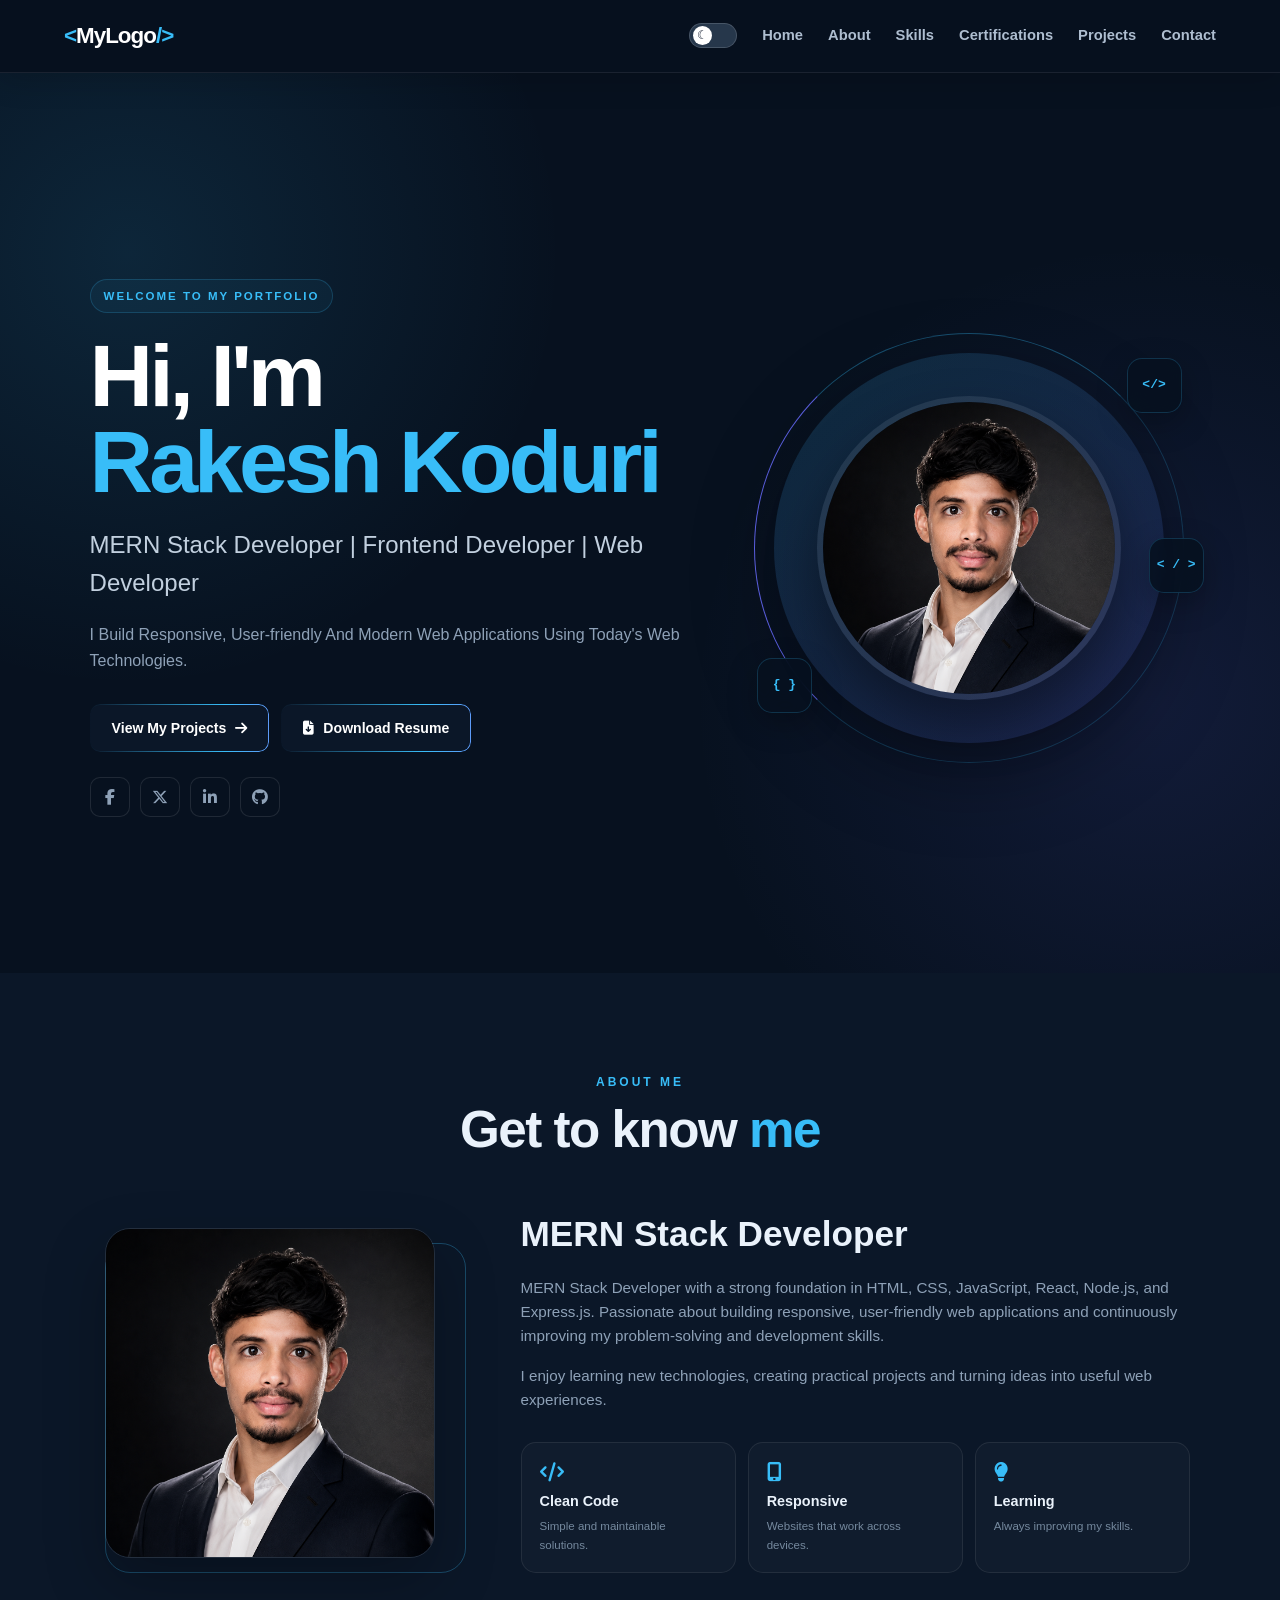
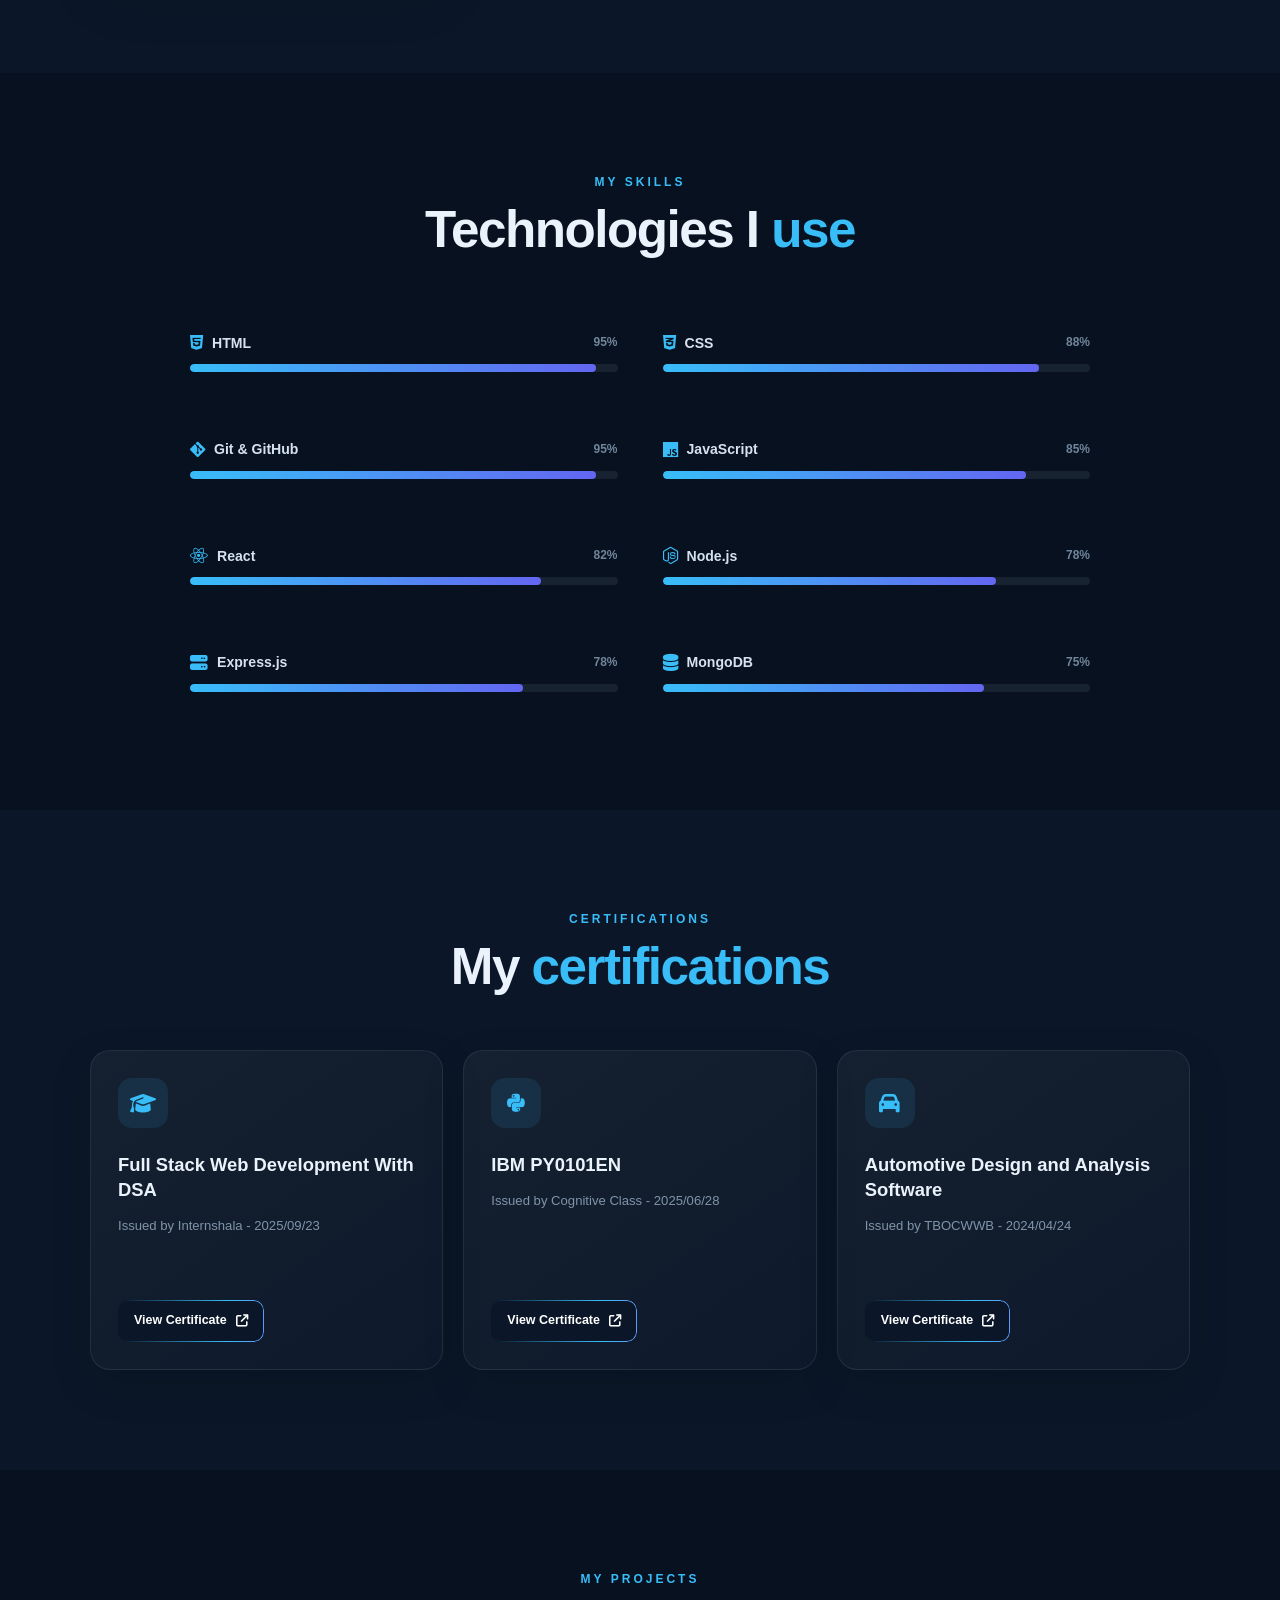
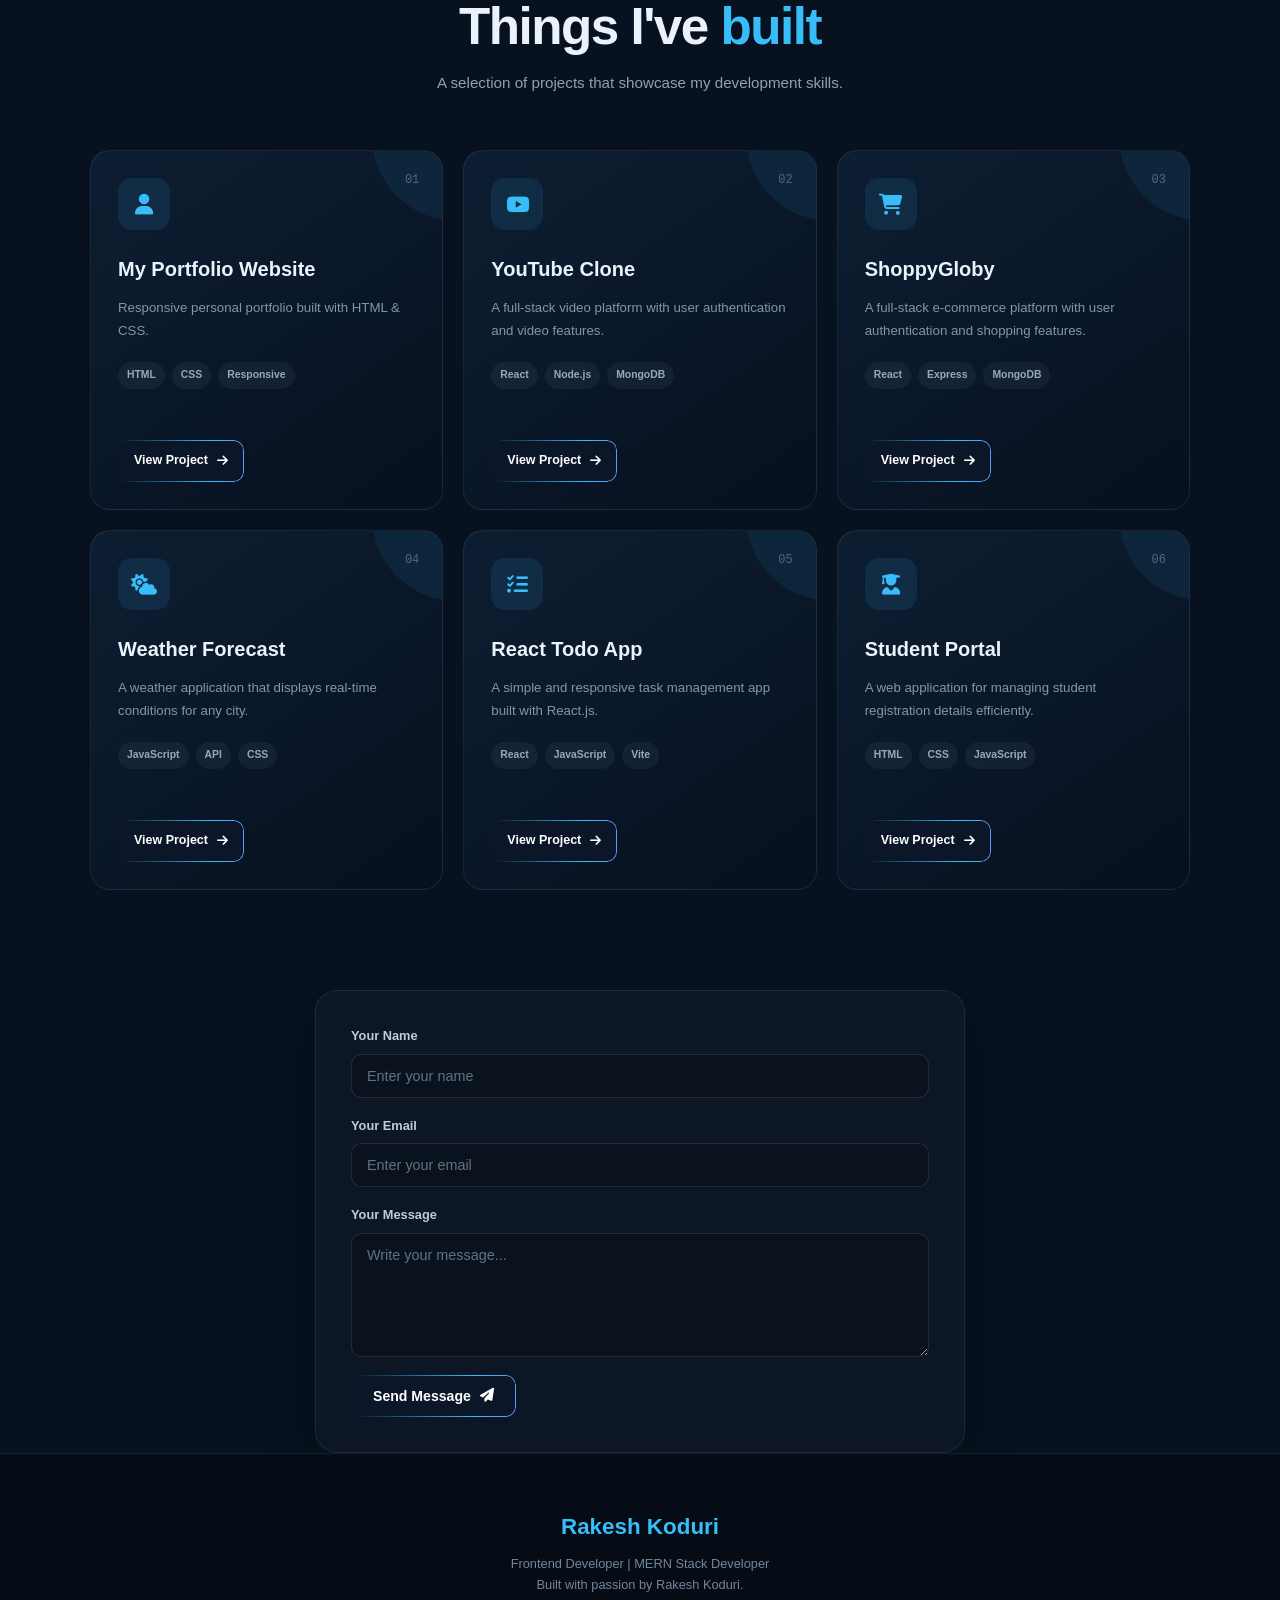
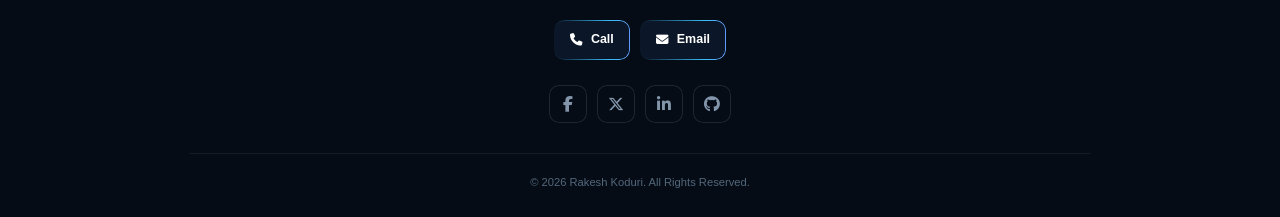
<file: index.html>
<!DOCTYPE html>
<html lang="en">
<head>
    <meta charset="UTF-8">
    <meta name="viewport" content="width=device-width, initial-scale=1.0">

    <meta
        name="description"
        content="Rakesh Koduri - Frontend Developer and MERN Stack Developer Portfolio"
    >

    <title>Rakesh Koduri | Developer Portfolio</title>

    <link rel="stylesheet" href="css/style.css">

    <link
        rel="stylesheet"
        href="https://cdnjs.cloudflare.com/ajax/libs/font-awesome/6.5.0/css/all.min.css"
    >
</head>

<body>

<!-- =====================================================
     HEADER
===================================================== -->

<header>

    <a href="#home" class="logo">
        <span>&lt;</span>MyLogo<span>/&gt;</span>
    </a>

    <!-- Dark / Light Mode -->
    <div class="mode-container">
        <input type="checkbox" id="mode-toggle">
        <label for="mode-toggle" class="toggle-switch">
            <span></span>
        </label>
    </div>

    <!-- Mobile Menu -->
    <input type="checkbox" id="menu-toggle">

    <label for="menu-toggle" class="menu-icon">
        <span></span>
        <span></span>
        <span></span>
    </label>

    <!-- Navigation -->
    <nav>

        <a href="#home">Home</a>

        <a href="#about">About</a>

        <a href="#skills">Skills</a>

        <a href="#certifications">Certifications</a>

        <a href="#projects">Projects</a>

        <a href="#contact">Contact</a>

    </nav>

</header>


<!-- =====================================================
     HOME
===================================================== -->

<section id="home">

    <div class="home-content">

        <p class="welcome-text">
            WELCOME TO MY PORTFOLIO
        </p>

        <h1>
            Hi, I'm
            <span>Rakesh Koduri</span>
        </h1>

        <h2>
             MERN Stack Developer | Frontend Developer | Web Developer
        </h2>

        <p class="home-description">
            I Build Responsive, User-friendly And Modern Web Applications
            Using Today's Web Technologies.
        </p>

        <div class="home-buttons">

            <a href="#projects" class="btn primary-btn">
                View My Projects
                <i class="fas fa-arrow-right"></i>
            </a>

           <a href="./resume/Rakesh-mern-resume.pdf"
                class="btn resume-btn"
                download="Rakesh-mern-resume.pdf">
                <i class="fas fa-file-arrow-down"></i>
                    Download Resume
            </a>
            
        </div>

        <div class="social-icons">

            <a
                href="https://www.facebook.com/rakesh.koduri.522/"
                target="_blank"
                aria-label="Facebook"
            >
                <i class="fab fa-facebook-f"></i>
            </a>

            <a
                href="https://x.com/koduri2002"
                target="_blank"
                aria-label="X"
            >
                <i class="fab fa-x-twitter"></i>
            </a>

            <a
                href="https://www.linkedin.com/in/rakesh-koduri-4913626s/"
                target="_blank"
                aria-label="LinkedIn"
            >
                <i class="fab fa-linkedin-in"></i>
            </a>

            <a
                href="https://github.com/rakesh-koduri"
                target="_blank"
                aria-label="GitHub"
            >
                <i class="fab fa-github"></i>
            </a>

        </div>

    </div>


    <div class="home-image-container">

        <div class="image-circle">

            <div class="circle-ring"></div>

            <img
                src="images/myphoto.png"
                alt="Rakesh Koduri"
                class="profile-img"
            >

        </div>

        <div class="floating-code code-one">
            &lt;/&gt;
        </div>

        <div class="floating-code code-two">
            { }
        </div>

        <div class="floating-code code-three">
            &lt; / &gt;
        </div>

    </div>

</section>


<!-- =====================================================
     ABOUT
===================================================== -->

<section id="about">

    <div class="section-title">

        <p>ABOUT ME</p>

        <h2>
            Get to know <span>me</span>
        </h2>

    </div>


    <div class="about-container">

        <div class="about-image">

            <img
                src="images/myphoto.png"
                alt="Rakesh Koduri"
            >

        </div>


        <div class="about-content">

            <h3>
                MERN Stack Developer
            </h3>

            <p>
                MERN Stack Developer with a strong foundation in
                HTML, CSS, JavaScript, React, Node.js, and Express.js.
                Passionate about building responsive, user-friendly web
                applications and continuously improving my problem-solving
                and development skills.
            </p>

            <p>
                I enjoy learning new technologies, creating practical
                projects and turning ideas into useful web experiences.
            </p>


            <div class="about-highlights">

                <div>
                    <i class="fas fa-code"></i>
                    <h4>Clean Code</h4>
                    <p>Simple and maintainable solutions.</p>
                </div>

                <div>
                    <i class="fas fa-mobile-screen-button"></i>
                    <h4>Responsive</h4>
                    <p>Websites that work across devices.</p>
                </div>

                <div>
                    <i class="fas fa-lightbulb"></i>
                    <h4>Learning</h4>
                    <p>Always improving my skills.</p>
                </div>

            </div>

        </div>

    </div>

</section>


<!-- =====================================================
     SKILLS
===================================================== -->

<section id="skills">

    <div class="section-title">

        <p>MY SKILLS</p>

        <h2>
            Technologies I <span>use</span>
        </h2>

    </div>


    <div class="skills-container">


        <div class="skill">

            <div class="skill-header">

                <span>
                    <i class="fab fa-html5"></i>
                    HTML
                </span>

                <span>95%</span>

            </div>

            <div class="progress-bar">

                <div class="progress-fill html"></div>

            </div>

        </div>


        <div class="skill">

            <div class="skill-header">

                <span>
                    <i class="fab fa-css3-alt"></i>
                    CSS
                </span>

                <span>88%</span>

            </div>

            <div class="progress-bar">

                <div class="progress-fill css"></div>

            </div>

        </div>

         <div class="skill">

            <div class="skill-header">

                <span>
                    <i class="fab fa-git-alt"></i>
                    Git & GitHub
                </span>

                <span>95%</span>

            </div>

            <div class="progress-bar">

                <div class="progress-fill git"></div>

            </div>

        </div>



        <div class="skill">

            <div class="skill-header">

                <span>
                    <i class="fab fa-js"></i>
                    JavaScript
                </span>

                <span>85%</span>

            </div>

            <div class="progress-bar">

                <div class="progress-fill javascript"></div>

            </div>

        </div>


        <div class="skill">

            <div class="skill-header">

                <span>
                    <i class="fab fa-react"></i>
                    React
                </span>

                <span>82%</span>

            </div>

            <div class="progress-bar">

                <div class="progress-fill react"></div>

            </div>

        </div>


        <div class="skill">

            <div class="skill-header">

                <span>
                    <i class="fab fa-node-js"></i>
                    Node.js
                </span>

                <span>78%</span>

            </div>

            <div class="progress-bar">

                <div class="progress-fill node"></div>

            </div>

        </div>


        <div class="skill">

            <div class="skill-header">

                <span>
                    <i class="fas fa-server"></i>
                    Express.js
                </span>

                <span>78%</span>

            </div>

            <div class="progress-bar">

                <div class="progress-fill express"></div>

            </div>

        </div>


        <div class="skill">

            <div class="skill-header">

                <span>
                    <i class="fas fa-database"></i>
                    MongoDB
                </span>

                <span>75%</span>

            </div>

            <div class="progress-bar">

                <div class="progress-fill mongodb"></div>

            </div>

        </div>


       
    </div>

</section>


<!-- =====================================================
     CERTIFICATIONS
===================================================== -->

<section id="certifications">

    <div class="section-title">

        <p>CERTIFICATIONS</p>

        <h2>
            My <span>certifications</span>
        </h2>

    </div>


    <div class="certifications-container">


        <div class="card">

            <div class="card-icon">
                <i class="fas fa-graduation-cap"></i>
            </div>

            <h3>
                Full Stack Web Development With DSA
            </h3>

            <p>
                Issued by Internshala - 2025/09/23
            </p>

            <a
                href="certificates/Full Stack Development with DSA.pdf"
                target="_blank"
                class="btn"
            >
                View Certificate
                <i class="fas fa-arrow-up-right-from-square"></i>
            </a>

        </div>


        <div class="card">

            <div class="card-icon">
                <i class="fab fa-python"></i>
            </div>

            <h3>
                IBM PY0101EN
            </h3>

            <p>
                Issued by Cognitive Class - 2025/06/28
            </p>

            <a
                href="certificates/IBM PY0101EN.pdf"
                target="_blank"
                class="btn"
            >
                View Certificate
                <i class="fas fa-arrow-up-right-from-square"></i>
            </a>

        </div>


        <div class="card">

            <div class="card-icon">
                <i class="fas fa-car"></i>
            </div>

            <h3>
                Automotive Design and Analysis Software
            </h3>

            <p>
                Issued by TBOCWWB - 2024/04/24
            </p>

            <a
                href="certificates/Automotive Design and Analysis Software.pdf"
                target="_blank"
                class="btn"
            >
                View Certificate
                <i class="fas fa-arrow-up-right-from-square"></i>
            </a>

        </div>

    </div>

</section>


<!-- =====================================================
     PROJECTS
===================================================== -->

<section id="projects">

    <div class="section-title">

        <p>MY PROJECTS</p>

        <h2>
            Things I've <span>built</span>
        </h2>

        <p class="section-description">
            A selection of projects that showcase my development skills.
        </p>

    </div>


    <div class="projects-container">


        <!-- Project 1 -->

        <div class="project-card">

            <div class="project-number">
                01
            </div>

            <div class="project-icon">
                <i class="fas fa-user"></i>
            </div>

            <h3>
                My Portfolio Website
            </h3>

            <p>
                Responsive personal portfolio built with HTML & CSS.
            </p>

            <div class="project-tags">
                <span>HTML</span>
                <span>CSS</span>
                <span>Responsive</span>
            </div>

            <a
                href="https://my-portfolio-one-woad-rmqypkm9jn.vercel.app"
                class="btn"
            >
                View Project
                <i class="fas fa-arrow-right"></i>
            </a>

        </div>


        <!-- Project 2 -->

        <div class="project-card">

            <div class="project-number">
                02
            </div>

            <div class="project-icon">
                <i class="fab fa-youtube"></i>
            </div>

            <h3>
                YouTube Clone
            </h3>

            <p>
                A full-stack video platform with user authentication
                and video features.
            </p>

            <div class="project-tags">
                <span>React</span>
                <span>Node.js</span>
                <span>MongoDB</span>
            </div>

            <a
                href="https://youtube-clone-dusky-three-80.vercel.app"
                class="btn"
            >
                View Project
                <i class="fas fa-arrow-right"></i>
            </a>

        </div>


        <!-- Project 3 -->

        <div class="project-card">

            <div class="project-number">
                03
            </div>

            <div class="project-icon">
                <i class="fas fa-cart-shopping"></i>
            </div>

            <h3>
                ShoppyGloby
            </h3>

            <p>
                A full-stack e-commerce platform with user authentication
                and shopping features.
            </p>

            <div class="project-tags">
                <span>React</span>
                <span>Express</span>
                <span>MongoDB</span>
            </div>

            <a
                href="https://shoppyglobe-ashy.vercel.app"
                class="btn"
            >
                View Project
                <i class="fas fa-arrow-right"></i>
            </a>

        </div>


        <!-- Project 4 -->

        <div class="project-card">

            <div class="project-number">
                04
            </div>

            <div class="project-icon">
                <i class="fas fa-cloud-sun"></i>
            </div>

            <h3>
                Weather Forecast
            </h3>

            <p>
                A weather application that displays real-time conditions
                for any city.
            </p>

            <div class="project-tags">
                <span>JavaScript</span>
                <span>API</span>
                <span>CSS</span>
            </div>

            <a
                href="https://weather-forecast-theta-ten.vercel.app"
                class="btn"
            >
                View Project
                <i class="fas fa-arrow-right"></i>
            </a>

        </div>


        <!-- Project 5 -->

        <div class="project-card">

            <div class="project-number">
                05
            </div>

            <div class="project-icon">
                <i class="fas fa-list-check"></i>
            </div>

            <h3>
                React Todo App
            </h3>

            <p>
                A simple and responsive task management app built with React.js.
            </p>

            <div class="project-tags">
                <span>React</span>
                <span>JavaScript</span>
                <span>Vite</span>
            </div>

            <a
                href="https://react-to-do-app-rust-sigma.vercel.app/"
                class="btn"
            >
                View Project
                <i class="fas fa-arrow-right"></i>
            </a>

        </div>


        <!-- Project 6 -->

        <div class="project-card">

            <div class="project-number">
                06
            </div>

            <div class="project-icon">
                <i class="fas fa-user-graduate"></i>
            </div>

            <h3>
                Student Portal
            </h3>

            <p>
                A web application for managing student registration
                details efficiently.
            </p>

            <div class="project-tags">
                <span>HTML</span>
                <span>CSS</span>
                <span>JavaScript</span>
            </div>

            <a
                href="https://student-registration-system-taupe.vercel.app"
                class="btn"
            >
                View Project
                <i class="fas fa-arrow-right"></i>
            </a>

        </div>

    </div>

</section>


<!-- =====================================================
     CONTACT
===================================================== -->

<form class="contact-form" id="contactForm">

    <div class="input-group">

        <label for="name">
            Your Name
        </label>

        <input
            type="text"
            id="name"
            name="name"
            placeholder="Enter your name"
            required
        >

    </div>


    <div class="input-group">

        <label for="email">
            Your Email
        </label>

        <input
            type="email"
            id="email"
            name="email"
            placeholder="Enter your email"
            required
        >

    </div>


    <div class="input-group">

        <label for="message">
            Your Message
        </label>

        <textarea
            id="message"
            name="message"
            rows="6"
            placeholder="Write your message..."
            required
        ></textarea>

    </div>


    <button
        type="submit"
        class="btn"
        id="submitBtn"
    >
        Send Message
        <i class="fas fa-paper-plane"></i>
    </button>

   
</form>


<script>

const contactForm = document.getElementById("contactForm");
const submitBtn = document.getElementById("submitBtn");

contactForm.addEventListener("submit", async function (event) {

    event.preventDefault();

    submitBtn.disabled = true;
    submitBtn.innerHTML = "Sending...";

    const formData = new FormData(contactForm);

    try {

        const response = await fetch("https://formspree.io/f/mvkpakbj", {
            method: "POST",
            body: formData,
            headers: {
                "Accept": "application/json"
            }
        });

        if (response.ok) {

            contactForm.reset();

            window.location.href = "success.html";

        } else {

            alert("Sorry, your message could not be sent. Please try again.");

            submitBtn.disabled = false;

            submitBtn.innerHTML =
                'Send Message <i class="fas fa-paper-plane"></i>';

        }

    } catch (error) {

        alert("Something went wrong. Please try again.");

        submitBtn.disabled = false;

        submitBtn.innerHTML =
            'Send Message <i class="fas fa-paper-plane"></i>';

    }

});

</script>

</body>
</html>


<!-- =====================================================
     FOOTER
===================================================== -->
<footer>

    <div class="footer-content">

        <!-- Footer Brand -->
        <div class="footer-logo">
            Rakesh Koduri
        </div>

        <p>
            Frontend Developer | MERN Stack Developer
        </p>

        <p>
            Built with passion by Rakesh Koduri.
        </p>

        <!-- Call & Email -->
        <div class="footer-buttons">

            <a href="tel:+91XXXXXXXXXX" class="btn">
                <i class="fas fa-phone"></i>
                Call
            </a>

            <a href="https://mail.google.com/mail/?view=cm&fs=1&to=rakeshkoduri305@gmail.com"
               target="_blank"
               class="btn">
                <i class="fas fa-envelope"></i>
                Email
            </a>

        </div>

        <!-- Social Icons -->
        <div class="social-icons-footer">

            <a href="https://www.facebook.com/rakesh.koduri.522/" target="_blank">
                <i class="fab fa-facebook-f"></i>
            </a>

            <a href="https://x.com/koduri2002" target="_blank">
                <i class="fab fa-x-twitter"></i>
            </a>

            <a href="https://www.linkedin.com/in/rakesh-koduri-4913626s/" target="_blank">
                <i class="fab fa-linkedin-in"></i>
            </a>

            <a href="https://github.com/rakesh-koduri" target="_blank">
                <i class="fab fa-github"></i>
            </a>

        </div>

        <!-- Footer Line -->
        <div class="footer-line"></div>

        <!-- Copyright -->
        <div class="copyright">
            © 2026 Rakesh Koduri. All Rights Reserved.
        </div>

    </div>

</footer>


</body>
</html>
</file>
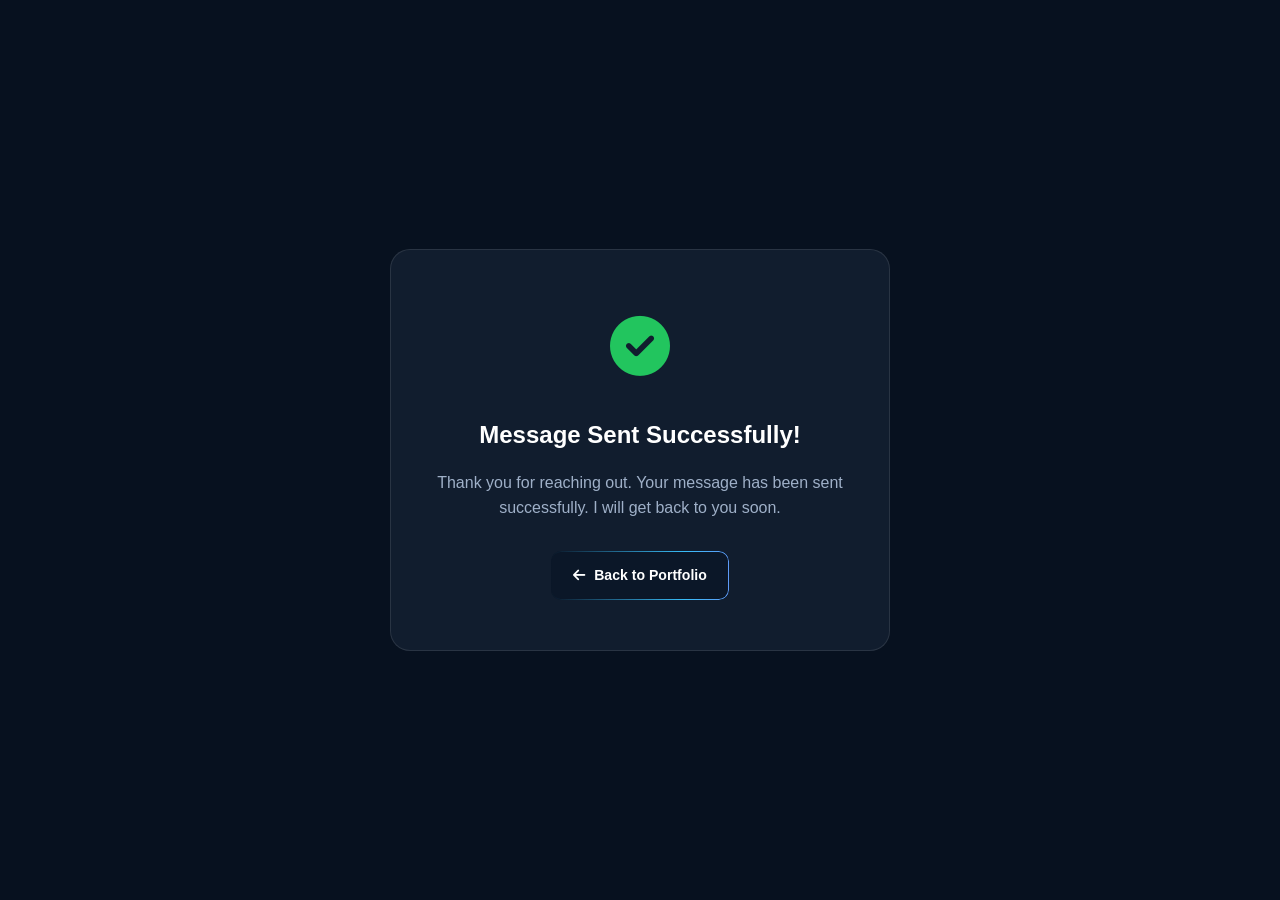
<file: success.html>
<!DOCTYPE html>
<html lang="en">

<head>
    <meta charset="UTF-8">
    <meta name="viewport" content="width=device-width, initial-scale=1.0">

    <title>Message Sent | Rakesh Koduri</title>

    <link rel="stylesheet" href="css/style.css">

    <style>
        .success-page {
            min-height: 100vh;
            display: flex;
            justify-content: center;
            align-items: center;
            text-align: center;
            padding: 20px;
        }

        .success-box {
            max-width: 500px;
            width: 100%;
            padding: 50px 35px;
            border: 1px solid rgba(255, 255, 255, 0.1);
            border-radius: 20px;
            background: #111d2e;
        }

        .success-icon {
            font-size: 60px;
            color: #22c55e;
            margin-bottom: 20px;
        }

        .success-box h1 {
            color: white;
            margin-bottom: 15px;
        }

        .success-box p {
            color: #9fb0c8;
            margin-bottom: 30px;
            line-height: 1.6;
        }
    </style>

    <link rel="stylesheet"
        href="https://cdnjs.cloudflare.com/ajax/libs/font-awesome/6.5.1/css/all.min.css">
</head>

<body>

    <section class="success-page">

        <div class="success-box">

            <div class="success-icon">
                <i class="fas fa-circle-check"></i>
            </div>

            <h1>Message Sent Successfully!</h1>

            <p>
                Thank you for reaching out.
                Your message has been sent successfully.
                I will get back to you soon.
            </p>

            <a href="index.html" class="btn">
                <i class="fas fa-arrow-left"></i>
                Back to Portfolio
            </a>

        </div>

    </section>

</body>

</html>
</file>
<file: css/style.css>
* {
    margin: 0;
    padding: 0;
    box-sizing: border-box;
}

html {
    scroll-behavior: smooth;
    scroll-padding-top: 80px;
}

body {
    font-family:
        Arial,
        Helvetica,
        sans-serif;

    background: #07111f;

    color: #eaf2fb;

    line-height: 1.6;

    overflow-x: hidden;

    transition:
        background 0.3s ease,
        color 0.3s ease;
}

a {
    text-decoration: none;
    color: inherit;
}

button,
input,
textarea {
    font-family: inherit;
}


/* =========================================================
   HEADER
========================================================= */

header {

    display: flex;

    align-items: center;

    justify-content: space-between;

    gap: 25px;

    width: 100%;

    padding: 18px 5%;

    background:
        rgba(7, 17, 31, 0.88);

    color: white;

    position: relative;

    top: 0;

    left: 0;

    z-index: 1000;

    border-bottom:
        1px solid
        rgba(255, 255, 255, 0.08);

    box-shadow:
        0 8px 30px
        rgba(0, 0, 0, 0.15);

    backdrop-filter: blur(15px);

    -webkit-backdrop-filter: blur(15px);
}


/* Logo */

.logo {

    font-size: 1.4rem;

    font-weight: 800;

    letter-spacing: -1px;

    white-space: nowrap;
}

.logo span {

    color: #38bdf8;
}


/* Navigation */

nav {

    display: flex;

    align-items: center;

    gap: 25px;
}

nav a {

    position: relative;

    color: #aebed0;

    font-size: 0.92rem;

    font-weight: 600;

    transition:
        color 0.25s ease;
}

nav a::after {

    content: "";

    position: absolute;

    left: 0;

    bottom: -7px;

    width: 0;

    height: 2px;

    background: #38bdf8;

    transition:
        width 0.25s ease;
}

nav a:hover {

    color: white;
}

nav a:hover::after {

    width: 100%;
}


/* =========================================================
   DARK / LIGHT TOGGLE
========================================================= */

.mode-container {

    margin-left: auto;
}

#mode-toggle {

    display: none;
}

.toggle-switch {

    position: relative;

    display: block;

    width: 48px;

    height: 25px;

    border-radius: 30px;

    background: #26374b;

    border:
        1px solid
        rgba(255, 255, 255, 0.15);

    cursor: pointer;

    transition: 0.3s ease;
}

.toggle-switch::before {

    content: "☾";

    position: absolute;

    top: 2px;

    left: 3px;

    width: 19px;

    height: 19px;

    display: grid;

    place-items: center;

    border-radius: 50%;

    background: white;

    color: #172033;

    font-size: 12px;

    transition: 0.3s ease;
}

#mode-toggle:checked + .toggle-switch {

    background: #38bdf8;
}

#mode-toggle:checked + .toggle-switch::before {

    content: "☀";

    transform:
        translateX(22px);

    color: #f59e0b;
}


/* =========================================================
   MOBILE MENU BUTTON
========================================================= */

#menu-toggle {

    display: none;
}

.menu-icon {

    display: none;

    width: 38px;

    height: 38px;

    align-items: center;

    justify-content: center;

    flex-direction: column;

    gap: 5px;

    border:
        1px solid
        rgba(255, 255, 255, 0.12);

    border-radius: 9px;

    cursor: pointer;
}

.menu-icon span {

    width: 20px;

    height: 2px;

    background: white;

    border-radius: 3px;

    transition: 0.3s ease;
}


/* =========================================================
   COMMON SECTION
========================================================= */

section {

    width: 100%;

    padding: 100px 7%;

    position: relative;
}

.section-title {

    text-align: center;

    max-width: 750px;

    margin:
        0 auto 55px;
}

.section-title > p:first-child {

    color: #38bdf8;

    font-size: 0.75rem;

    font-weight: 800;

    letter-spacing: 3px;

    margin-bottom: 10px;
}

.section-title h2 {

    font-size:
        clamp(2rem, 5vw, 3.2rem);

    line-height: 1.1;

    letter-spacing: -1.5px;

    margin-bottom: 15px;
}

.section-title h2 span {

    color: #38bdf8;
}

.section-description {

    color: #8ea1b7;

    font-size: 0.95rem;
}


/* =========================================================
   BUTTON
========================================================= */

.btn {
    position: relative;
    isolation: isolate;

    display: inline-flex;
    align-items: center;
    justify-content: center;
    gap: 9px;

    padding: 12px 21px;
    border-radius: 10px;

    color: white;
    font-size: 0.88rem;
    font-weight: 700;

    border: 1px solid transparent;

    /* Dark base + red fill that grows from bottom */
    background-color: #0b1728;
    background-image: linear-gradient(#ef4444, #ef4444);
    background-repeat: no-repeat;
    background-position: bottom center;
    background-size: 100% 0%;

    transition:
        background-size 0.7s cubic-bezier(0.22, 1, 0.36, 1),
        color 0.25s ease,
        transform 0.25s ease,
        box-shadow 0.25s ease;
}

/* Moving blue/purple light around the border */

.btn::before {
    content: "";
    position: absolute;
    inset: -1px;

    border-radius: inherit;
    padding: 1px;

    background: linear-gradient(
        90deg,
        transparent,
        #38bdf8,
        #a855f7,
        #38bdf8,
        transparent
    );

    background-size: 300% 100%;

    animation: buttonBorderMove 3s linear infinite;

    z-index: -1;

    -webkit-mask:
    linear-gradient(#fff 0 0) content-box,
    linear-gradient(#fff 0 0);

mask:
    linear-gradient(#fff 0 0) content-box,
    linear-gradient(#fff 0 0);

-webkit-mask-composite: xor;
mask-composite: exclude;
    mask-composite: exclude;
}

/* Smooth bottom-to-top red fill */

.btn:hover {
    background-size: 100% 100%;
    color: #ffffff;

    transform: translateY(-3px);

    box-shadow:
        0 8px 25px rgba(239, 68, 68, 0.22);
}

/* Moving border animation */

@keyframes buttonBorderMove {

    0% {
        background-position: 0% 50%;
    }

    100% {
        background-position: 300% 50%;
    }
}

/* =========================================================
   HOME
========================================================= */

#home {

    min-height: 100vh;

    padding-top: 150px;

    display: grid;

    grid-template-columns:
        1.15fr
        0.85fr;

    align-items: center;

    gap: 60px;

    background:
        radial-gradient(
            circle at 10% 20%,
            rgba(56, 189, 248, 0.12),
            transparent 32%
        ),

        radial-gradient(
            circle at 90% 70%,
            rgba(99, 102, 241, 0.12),
            transparent 35%
        ),

        #07111f;

    color: white;

    text-align: left;

    overflow: hidden;
}


/* Home Content */

.home-content {

    max-width: 720px;
}

.welcome-text {

    display: inline-block;

    padding: 7px 13px;

    margin-bottom: 20px;

    border:
        1px solid
        rgba(56, 189, 248, 0.2);

    border-radius: 30px;

    color: #38bdf8;

    background:
        rgba(56, 189, 248, 0.05);

    font-size: 0.72rem;

    font-weight: 800;

    letter-spacing: 2px;
}

#home h1 {

    font-size:
        clamp(3rem, 7vw, 5.5rem);

    line-height: 0.98;

    letter-spacing: -4px;

    margin-bottom: 20px;
}

#home h1 span {

    display: block;

    color: #38bdf8;
}

#home h2 {

    font-size:
        clamp(1.1rem, 2.5vw, 1.5rem);

    color: #c2d0df;

    font-weight: 500;

    margin-bottom: 20px;
}

#home h2 span {

    color: #52677e;

    margin: 0 5px;
}

.home-description {

    max-width: 600px;

    color: #8ea1b7;

    font-size: 1rem;

    margin-bottom: 30px;
}


/* Home buttons */

.home-buttons {

    display: flex;

    flex-wrap: wrap;

    gap: 12px;

    margin-bottom: 25px;
}

.primary-btn {

    color: #03121e;
}

.resume-btn {
    background-color: #0b1728;
    background-image: linear-gradient(#ef4444, #ef4444);
    background-repeat: no-repeat;
    background-position: bottom center;
    background-size: 100% 0%;
    border: 1px solid transparent;
}

.resume-btn:hover {
    background-color: #0b1728;
    background-size: 100% 100%;
    box-shadow: 0 8px 25px rgba(239, 68, 68, 0.22);
}


/* Social icons */

.social-icons {

    display: flex;

    align-items: center;

    gap: 10px;
}

.social-icons a {

    width: 40px;

    height: 40px;

    display: grid;

    place-items: center;

    border:
        1px solid
        rgba(255, 255, 255, 0.1);

    border-radius: 10px;

    color: #8ea1b7;

    transition: 0.25s ease;
}

.social-icons a:hover {

    color: white;

    border-color:
        rgba(56, 189, 248, 0.5);

    transform:
        translateY(-3px);
}


/* =========================================================
   HOME IMAGE
========================================================= */

.home-image-container {

    position: relative;

    display: grid;

    place-items: center;

    min-height: 500px;
}

.image-circle {

    position: relative;

    width: min(390px, 90%);

    aspect-ratio: 1;

    display: grid;

    place-items: center;

    border-radius: 50%;

    background:
        linear-gradient(
            145deg,
            rgba(56, 189, 248, 0.15),
            rgba(99, 102, 241, 0.12)
        );

    box-shadow:
        0 30px 80px
        rgba(0, 0, 0, 0.35);
}


/* =========================================================
   ROTATING PROFILE RING
========================================================= */

.circle-ring {

    position: absolute;

    inset: -20px;

    width: auto;

    height: auto;

    border-radius: 50%;

    border:
        1px solid
        rgba(56, 189, 248, 0.2);

    border-left-color:
        rgba(99, 102, 241, 0.9);

    border-top-color:
        rgba(56, 189, 248, 0.35);

    /*
       IMPORTANT:
       This keeps the rotation centered
       on both desktop and mobile.
    */

    transform-origin:
        center center;

    /*
       Continuous rotation
    */

    animation:
        rotateRing 5s linear infinite;

    -webkit-animation:
        rotateRing 5s linear infinite;

    animation-play-state: running;

    -webkit-animation-play-state: running;

    will-change: transform;

    pointer-events: none;
}


/* Desktop + Mobile rotation */

@keyframes rotateRing {

    0% {

        transform:
            rotate(0deg);
    }

    100% {

        transform:
            rotate(360deg);
    }

}

@-webkit-keyframes rotateRing {

    0% {

        -webkit-transform:
            rotate(0deg);
    }

    100% {

        -webkit-transform:
            rotate(360deg);
    }

}


/* Profile image */

.profile-img {

    position: relative;

    z-index: 2;

    width: 78%;

    height: 78%;

    object-fit: cover;

    object-position: top center;

    border-radius: 50%;

    border:
        6px solid
        rgba(255, 255, 255, 0.08);

    box-shadow:
        0 25px 50px
        rgba(0, 0, 0, 0.4);

    transition:
        transform 0.4s ease;
}

.profile-img:hover {

    transform:
        scale(1.04);
}


/* Floating code */

.floating-code {

    position: absolute;

    display: grid;

    place-items: center;

    width: 55px;

    height: 55px;

    border:
        1px solid
        rgba(56, 189, 248, 0.2);

    border-radius: 15px;

    color: #38bdf8;

    background:
        rgba(7, 17, 31, 0.85);

    backdrop-filter: blur(10px);

    font-family: monospace;

    font-weight: bold;

    box-shadow:
        0 10px 30px
        rgba(0, 0, 0, 0.25);

    animation:
        float 4s ease-in-out infinite;
}

.code-one {

    top: 12%;

    right: 2%;
}

.code-two {

    bottom: 17%;

    left: 2%;

    animation-delay: 1s;
}

.code-three {

    top: 48%;

    right: -3%;

    animation-delay: 2s;
}

@keyframes float {

    0%,
    100% {
        transform: translateY(0);
    }

    50% {
        transform: translateY(-12px);
    }

}


/* =========================================================
   ABOUT
========================================================= */

#about {

    background:
        #0b1728;
}

.about-container {

    max-width: 1100px;

    margin: auto;

    display: grid;

    grid-template-columns:
        0.7fr
        1.3fr;

    align-items: center;

    gap: 70px;
}

.about-image {

    position: relative;
}

.about-image::after {

    content: "";

    position: absolute;

    inset: 15px -15px -15px 15px;

    border:
        1px solid
        rgba(56, 189, 248, 0.3);

    border-radius: 25px;

    z-index: 0;
}

.about-image img {

    position: relative;

    z-index: 1;

    display: block;

    width: 100%;

    max-width: 330px;

    margin: auto;

    aspect-ratio: 1;

    object-fit: cover;

    object-position: top center;

    border-radius: 25px;

    border:
        1px solid
        rgba(255, 255, 255, 0.1);

    box-shadow:
        0 25px 60px
        rgba(0, 0, 0, 0.25);
}

.about-content h3 {

    font-size:
        clamp(1.5rem, 3vw, 2.2rem);

    line-height: 1.2;

    margin-bottom: 20px;
}

.about-content > p {

    color: #8ea1b7;

    font-size: 0.95rem;

    margin-bottom: 15px;

    max-width: 700px;
}

.about-highlights {

    display: grid;

    grid-template-columns:
        repeat(3, 1fr);

    gap: 12px;

    margin-top: 30px;
}

.about-highlights > div {

    padding: 18px;

    border:
        1px solid
        rgba(255, 255, 255, 0.08);

    border-radius: 15px;

    background:
        rgba(255, 255, 255, 0.025);
}

.about-highlights i {

    color: #38bdf8;

    font-size: 1.2rem;

    margin-bottom: 8px;
}

.about-highlights h4 {

    font-size: 0.9rem;

    margin-bottom: 4px;
}

.about-highlights p {

    color: #75899e;

    font-size: 0.72rem;
}


/* =========================================================
   SKILLS
========================================================= */

#skills {

    background:
        #07111f;
}

.skills-container {

    max-width: 900px;

    margin: auto;

    display: grid;

    grid-template-columns:
        repeat(2, 1fr);

    gap:
        30px 45px;
}

.skill {

    padding: 18px 0;
}

.skill-header {

    display: flex;

    justify-content: space-between;

    align-items: center;

    margin-bottom: 10px;

    color: #d6e2ee;

    font-size: 0.88rem;

    font-weight: 700;
}

.skill-header span:first-child {

    display: flex;

    align-items: center;

    gap: 9px;
}

.skill-header i {

    color: #38bdf8;

    font-size: 1.1rem;
}

.skill-header span:last-child {

    color: #71859b;

    font-size: 0.75rem;
}

.progress-bar {

    width: 100%;

    height: 8px;

    overflow: hidden;

    border-radius: 20px;

    background:
        rgba(148, 163, 184, 0.12);
}

.progress-fill {

    height: 100%;

    border-radius: 20px;

    background:
        linear-gradient(
            90deg,
            #38bdf8,
            #6366f1
        );

    animation:
        skillLoad 1.5s ease forwards;

    transform-origin: left;
}

.html {
    width: 95%;
}

.css {
    width: 88%;
}

.git {
    width: 95%;
}

.javascript {
    width: 85%;
}

.react {
    width: 82%;
}

.node {
    width: 78%;
}

.express {
    width: 78%;
}

.mongodb {
    width: 75%;
}



@keyframes skillLoad {

    from {
        transform: scaleX(0);
    }

    to {
        transform: scaleX(1);
    }

}


/* =========================================================
   CERTIFICATIONS
========================================================= */

#certifications {

    background:
        #0b1728;
}

.certifications-container {

    max-width: 1100px;

    margin: auto;

    display: grid;

    grid-template-columns:
        repeat(3, 1fr);

    gap: 20px;
}

.card {

    min-height: 320px;

    display: flex;

    flex-direction: column;

    padding: 27px;

    border:
        1px solid
        rgba(255, 255, 255, 0.08);

    border-radius: 20px;

    background:
        linear-gradient(
            145deg,
            rgba(255, 255, 255, 0.045),
            rgba(255, 255, 255, 0.015)
        );

    box-shadow:
        0 15px 40px
        rgba(0, 0, 0, 0.15);

    transition:
        transform 0.3s ease,
        border-color 0.3s ease,
        box-shadow 0.3s ease;
}

.card:hover {

    transform:
        translateY(-8px);

    border-color:
        rgba(56, 189, 248, 0.3);

    box-shadow:
        0 25px 55px
        rgba(0, 0, 0, 0.25);
}

.card-icon {

    width: 50px;

    height: 50px;

    display: grid;

    place-items: center;

    border-radius: 14px;

    background:
        rgba(56, 189, 248, 0.1);

    color: #38bdf8;

    font-size: 1.3rem;

    margin-bottom: 25px;
}

.card h3 {

    font-size: 1.15rem;

    line-height: 1.35;

    margin-bottom: 12px;
}

.card p {

    color: #8094a9;

    font-size: 0.82rem;

    margin-bottom: auto;
}

.card .btn {

    width: fit-content;

    margin-top: 25px;

    padding: 10px 15px;

    font-size: 0.78rem;
}


/* =========================================================
   PROJECTS
========================================================= */

#projects {

    background:
        #07111f;
}

.projects-container {

    max-width: 1100px;

    margin: auto;

    display: grid;

    grid-template-columns:
        repeat(3, 1fr);

    gap: 20px;
}

.project-card {

    position: relative;

    min-height: 360px;

    display: flex;

    flex-direction: column;

    padding: 27px;

    overflow: hidden;

    border:
        1px solid
        rgba(255, 255, 255, 0.08);

    border-radius: 20px;

    background:
        linear-gradient(
            145deg,
            rgba(15, 32, 52, 0.9),
            rgba(7, 17, 31, 0.9)
        );

    transition:
        transform 0.3s ease,
        border-color 0.3s ease,
        box-shadow 0.3s ease;
}

.project-card::before {

    content: "";

    position: absolute;

    width: 170px;

    height: 170px;

    right: -100px;

    top: -100px;

    border-radius: 50%;

    background:
        rgba(56, 189, 248, 0.08);
}

.project-card:hover {

    transform:
        translateY(-8px);

    border-color:
        rgba(56, 189, 248, 0.3);

    box-shadow:
        0 25px 55px
        rgba(0, 0, 0, 0.25);
}

.project-number {

    position: absolute;

    top: 20px;

    right: 23px;

    color: #53677c;

    font-family: monospace;

    font-size: 0.75rem;
}

.project-icon {

    width: 52px;

    height: 52px;

    display: grid;

    place-items: center;

    margin-bottom: 23px;

    border-radius: 14px;

    background:
        rgba(56, 189, 248, 0.1);

    color: #38bdf8;

    font-size: 1.3rem;
}

.project-card h3 {

    font-size: 1.25rem;

    margin-bottom: 12px;
}

.project-card p {

    color: #8296ab;

    font-size: 0.83rem;

    line-height: 1.7;

    margin-bottom: 20px;
}

.project-tags {

    display: flex;

    flex-wrap: wrap;

    gap: 7px;

    margin-bottom: auto;
}

.project-tags span {

    padding: 5px 9px;

    border-radius: 20px;

    background:
        rgba(148, 163, 184, 0.08);

    color: #94a9bd;

    font-size: 0.65rem;

    font-weight: 700;
}

.project-card .btn {

    width: fit-content;

    margin-top: 25px;

    padding: 10px 15px;

    font-size: 0.78rem;
}


/* =========================================================
   CONTACT
========================================================= */

#contact {

    background:
        #0b1728;
}

.contact-form {

    width: min(650px, 100%);

    margin: auto;

    padding: 35px;

    border:
        1px solid
        rgba(255, 255, 255, 0.08);

    border-radius: 22px;

    background:
        rgba(255, 255, 255, 0.025);

    box-shadow:
        0 20px 50px
        rgba(0, 0, 0, 0.15);
}

.input-group {

    display: flex;

    flex-direction: column;

    gap: 7px;

    margin-bottom: 18px;
}

.input-group label {

    color: #bdccdb;

    font-size: 0.8rem;

    font-weight: 700;
}

.contact-form input,
.contact-form textarea {

    width: 100%;

    padding: 13px 15px;

    color: white;

    background:
        rgba(0, 0, 0, 0.15);

    border:
        1px solid
        rgba(255, 255, 255, 0.1);

    border-radius: 10px;

    outline: none;

    font-size: 0.9rem;

    transition:
        border-color 0.25s ease,
        box-shadow 0.25s ease;
}

.contact-form input::placeholder,
.contact-form textarea::placeholder {

    color: #5f7388;
}

.contact-form input:focus,
.contact-form textarea:focus {

    border-color:
        rgba(56, 189, 248, 0.6);

    box-shadow:
        0 0 0 3px
        rgba(56, 189, 248, 0.08);
}

.contact-form textarea {

    resize: vertical;
}

.contact-form > .btn {

    cursor: pointer;
}


/* =========================================================
   FOOTER
========================================================= */

footer {

    background:
        #050c16;

    color: white;

    padding: 55px 7% 25px;

    text-align: center;

    border-top:
        1px solid
        rgba(255, 255, 255, 0.08);
}

.footer-content {

    max-width: 900px;

    margin: auto;
}

.footer-logo {

    color: #38bdf8;

    font-size: 1.4rem;

    font-weight: 800;

    margin-bottom: 10px;
}

.footer-content > p {

    color: #72869b;

    font-size: 0.8rem;
}

.footer-buttons {

    margin: 25px 0;

    display: flex;

    justify-content: center;

    gap: 10px;

    flex-wrap: wrap;
}

.footer-buttons .btn {

    padding: 9px 15px;

    font-size: 0.78rem;
}

.social-icons-footer {

    display: flex;

    justify-content: center;

    gap: 10px;

    margin: 25px 0;
}

.social-icons-footer a {

    width: 38px;

    height: 38px;

    display: grid;

    place-items: center;

    border:
        1px solid
        rgba(255, 255, 255, 0.1);

    border-radius: 10px;

    color: #8295aa;

    transition: 0.25s ease;
}

.social-icons-footer a:hover {

    color: white;

    border-color:
        rgba(56, 189, 248, 0.5);

    transform:
        translateY(-3px);
}

.footer-line {

    height: 1px;

    width: 100%;

    margin:
        30px 0 20px;

    background:
        rgba(255, 255, 255, 0.07);
}

.copyright {

    color: #53677b !important;

    font-size: 0.7rem !important;
}


/* =========================================================
   LIGHT MODE
========================================================= */

body:has(#mode-toggle:checked) {

    background: #f5f8fc;

    color: #182433;
}

body:has(#mode-toggle:checked) header {

    background:
        rgba(255, 255, 255, 0.9);

    color: #182433;

    border-color:
        rgba(15, 23, 42, 0.08);
}

body:has(#mode-toggle:checked) nav a {

    color: #526276;
}

body:has(#mode-toggle:checked) nav a:hover {

    color: #111827;
}

body:has(#mode-toggle:checked) #home {

    background:
        radial-gradient(
            circle at 10% 20%,
            rgba(56, 189, 248, 0.12),
            transparent 32%
        ),

        #eef7ff;

    color: #172033;
}

body:has(#mode-toggle:checked) #home h2 {

    color: #46566a;
}

body:has(#mode-toggle:checked) .home-description {

    color: #607085;
}

body:has(#mode-toggle:checked) #about,
body:has(#mode-toggle:checked) #certifications,
body:has(#mode-toggle:checked) #contact {

    background: #ffffff;
}

body:has(#mode-toggle:checked) #skills,
body:has(#mode-toggle:checked) #projects {

    background: #f5f8fc;
}

body:has(#mode-toggle:checked) .about-content > p {

    color: #5f6f82;
}

body:has(#mode-toggle:checked) .skill-header {

    color: #263548;
}

body:has(#mode-toggle:checked) .card,
body:has(#mode-toggle:checked) .project-card,
body:has(#mode-toggle:checked) .contact-form {

    background: white;

    border-color:
        rgba(15, 23, 42, 0.08);

    box-shadow:
        0 15px 40px
        rgba(15, 23, 42, 0.07);
}

body:has(#mode-toggle:checked) .card h3,
body:has(#mode-toggle:checked) .project-card h3 {

    color: #172033;
}

body:has(#mode-toggle:checked) .card p,
body:has(#mode-toggle:checked) .project-card p {

    color: #64748b;
}

body:has(#mode-toggle:checked) .contact-form input,
body:has(#mode-toggle:checked) .contact-form textarea {

    background: #f8fafc;

    color: #172033;

    border-color:
        rgba(15, 23, 42, 0.12);
}


/* =========================================================
   TABLET
========================================================= */

@media (max-width: 1050px) {

    header {

        padding-left: 4%;

        padding-right: 4%;
    }

    nav {

        gap: 15px;
    }

    nav a {

        font-size: 0.82rem;
    }

    #home {

        grid-template-columns:
            1fr 0.8fr;

        gap: 35px;
    }

    .certifications-container,
    .projects-container {

        grid-template-columns:
            repeat(2, 1fr);
    }

}


/* =========================================================
   MOBILE
========================================================= */

@media (max-width: 768px) {


    /* -----------------------------------------------------
       IMPORTANT:
       Mobile header is NOT fixed.
       It scrolls away with the page.
    ----------------------------------------------------- */

    header {

        position: relative;

        top: auto;

        left: auto;

        width: 100%;

        min-height: 68px;

        padding:
            14px 5%;

        gap: 10px;
    }


    /* Remove fixed-header space */

    html {

        scroll-padding-top: 20px;
    }


    /* Hide desktop nav */

    nav {

        display: none;

        position: absolute;

        top: 100%;

        left: 0;

        width: 100%;

        padding: 10px 5% 18px;

        flex-direction: column;

        align-items: stretch;

        gap: 0;

        background:
            rgba(7, 17, 31, 0.98);

        border-bottom:
            1px solid
            rgba(255, 255, 255, 0.08);

        box-shadow:
            0 15px 30px
            rgba(0, 0, 0, 0.2);
    }


    /* Show menu */

    #menu-toggle:checked ~ nav {

        display: flex;
    }


    /* Mobile links */

    nav a {

        display: block;

        padding: 13px 10px;

        color: #b9c8d8;

        font-size: 0.95rem;

        border-bottom:
            1px solid
            rgba(255, 255, 255, 0.05);
    }

    nav a::after {

        display: none;
    }

    nav a:hover {

        color: white;

        background:
            rgba(56, 189, 248, 0.06);
    }


    /* Hamburger */

    .menu-icon {

        display: flex;

        flex-shrink: 0;

        order: 3;
    }


    /* Hamburger X */

    #menu-toggle:checked + .menu-icon span:nth-child(1) {

        transform:
            translateY(7px)
            rotate(45deg);
    }

    #menu-toggle:checked + .menu-icon span:nth-child(2) {

        opacity: 0;
    }

    #menu-toggle:checked + .menu-icon span:nth-child(3) {

        transform:
            translateY(-7px)
            rotate(-45deg);
    }


    /* Logo */

    .logo {

        font-size: 1.15rem;
    }


    /* Toggle */

    .mode-container {

        margin-left: auto;
    }


    /* -----------------------------------------------------
       HOME
    ----------------------------------------------------- */

    #home {

        min-height: auto;

        grid-template-columns: 1fr;

        padding:
            80px 6%;

        text-align: center;

        gap: 40px;
    }

    .home-content {

        margin: auto;
    }

    .welcome-text {

        font-size: 0.62rem;
    }

    #home h1 {

        font-size:
            clamp(2.7rem, 12vw, 4rem);

        letter-spacing: -2px;
    }

    #home h2 {

        font-size: 1rem;

        line-height: 1.7;
    }

    #home h2 span {

        display: none;
    }

    .home-description {

        margin-left: auto;

        margin-right: auto;
    }

    .home-buttons {

        justify-content: center;

        flex-direction: column;

        width: min(350px, 100%);

        margin-left: auto;

        margin-right: auto;
    }

    .home-buttons .btn {

        width: 100%;
    }

    .social-icons {

        justify-content: center;
    }


    /* Home image */

    .home-image-container {

        min-height: 350px;

        width: 100%;
    }

    .image-circle {

        width: min(290px, 75vw);
    }

    /*
       Mobile ring size only.
       Animation is NOT changed here.
       Therefore it keeps rotating.
    */

    .circle-ring {

        inset: -14px;

        animation:
            rotateRing 5s linear infinite;

        -webkit-animation:
            rotateRing 5s linear infinite;

        animation-play-state: running;

        -webkit-animation-play-state: running;
    }

    .floating-code {

        width: 45px;

        height: 45px;

        font-size: 0.75rem;
    }

    .code-one {

        right: 5%;
    }

    .code-two {

        left: 5%;
    }

    .code-three {

        right: 0;
    }


    /* -----------------------------------------------------
       SECTIONS
    ----------------------------------------------------- */

    section {

        padding:
            80px 6%;
    }

    .section-title {

        margin-bottom: 40px;
    }

    .section-title h2 {

        font-size:
            clamp(2rem, 9vw, 2.7rem);
    }


    /* -----------------------------------------------------
       ABOUT
    ----------------------------------------------------- */

    .about-container {

        grid-template-columns: 1fr;

        gap: 45px;

        text-align: center;
    }

    .about-image {

        width: min(280px, 80%);

        margin: auto;
    }

    .about-highlights {

        grid-template-columns: 1fr;
    }


    /* -----------------------------------------------------
       SKILLS
    ----------------------------------------------------- */

    .skills-container {

        grid-template-columns: 1fr;

        gap: 10px;
    }


    /* -----------------------------------------------------
       CERTIFICATIONS
    ----------------------------------------------------- */

    .certifications-container {

        grid-template-columns: 1fr;
    }

    .card {

        min-height: 290px;
    }


    /* -----------------------------------------------------
       PROJECTS
    ----------------------------------------------------- */

    .projects-container {

        grid-template-columns: 1fr;
    }

    .project-card {

        min-height: 330px;
    }


    /* -----------------------------------------------------
       CONTACT
    ----------------------------------------------------- */

    .contact-form {

        padding: 25px 20px;
    }


    /* -----------------------------------------------------
       FOOTER
    ----------------------------------------------------- */

    footer {

        padding:
            45px 6% 22px;
    }

}


/* =========================================================
   SMALL MOBILE
========================================================= */

@media (max-width: 480px) {

    header {

        padding:
            13px 4%;
    }

    .logo {

        font-size: 1rem;
    }

    .toggle-switch {

        width: 43px;

        height: 23px;
    }

    .toggle-switch::before {

        width: 17px;

        height: 17px;

        font-size: 10px;
    }

    #mode-toggle:checked + .toggle-switch::before {

        transform:
            translateX(19px);
    }

    .menu-icon {

        width: 36px;

        height: 36px;
    }

    #home {

        padding:
            70px 5%;
    }

    #home h1 {

        font-size: 2.6rem;
    }

    #home h2 {

        font-size: 0.9rem;
    }

    .home-image-container {

        min-height: 300px;
    }

    .image-circle {

        width: 240px;
    }

    /*
       Keep ring rotating on small mobile too.
    */

    .circle-ring {

        inset: -12px;

        animation:
            rotateRing 5s linear infinite;

        -webkit-animation:
            rotateRing 5s linear infinite;

        animation-play-state: running;

        -webkit-animation-play-state: running;
    }

    .floating-code {

        width: 40px;

        height: 40px;
    }

    section {

        padding:
            70px 5%;
    }

    .card,
    .project-card {

        padding: 22px;
    }

    .contact-form {

        padding: 22px 17px;
    }

    .footer-buttons {

        flex-direction: column;

        align-items: center;
    }

    .footer-buttons .btn {

        width: 180px;
    }

}


/* =========================================================
   RED FILL FOR SOCIAL LINKS
   Bottom -> Top on hover
========================================================= */

.social-icons a,
.social-icons-footer a {
    background-color: transparent;
    background-image: linear-gradient(#ef4444, #ef4444);
    background-repeat: no-repeat;
    background-position: bottom center;
    background-size: 100% 0%;
    transition:
        background-size 0.6s cubic-bezier(0.22, 1, 0.36, 1),
        color 0.25s ease,
        border-color 0.25s ease,
        transform 0.25s ease;
}

.social-icons a:hover,
.social-icons-footer a:hover {
    background-size: 100% 100%;
    color: #ffffff;
    border-color: #ef4444;
    transform: translateY(-3px);
}



/* =========================================================
   CENTER ALIGNMENT
   Keep Skills, Certifications and Projects centered
========================================================= */

.skills-container,
.certifications-container,
.projects-container {
    width: 100%;
    margin-left: auto;
    margin-right: auto;
}

.section-title {
    width: 100%;
    margin-left: auto;
    margin-right: auto;
}

/* =========================================================
   REDUCED MOTION
========================================================= */

/*
   Keep the profile ring animation active even if
   the browser/device has reduced-motion enabled.
*/

@media (prefers-reduced-motion: reduce) {

    html {

        scroll-behavior: auto;
    }

    *,
    *::before,
    *::after {

        transition-duration:
            0.01ms !important;
    }

    .circle-ring {

        animation:
            rotateRing 5s linear infinite !important;

        -webkit-animation:
            rotateRing 5s linear infinite !important;

        animation-iteration-count:
            infinite !important;

        -webkit-animation-iteration-count:
            infinite !important;

        animation-play-state:
            running !important;

        -webkit-animation-play-state:
            running !important;
    }

}
/* Fix View My Projects text visibility */
.home-buttons .primary-btn {
    color: #ffffff !important;
}

.home-buttons .primary-btn i {
    color: #ffffff !important;
}

/* Keep text visible above the animated fill */
.home-buttons .primary-btn,
.home-buttons .primary-btn i {
    position: relative;
    z-index: 5;
}


/* =========================================================
   PROJECT CARDS - SMOOTH VIDEO-STYLE MOVEMENT
   Added without changing the existing project-card styles
========================================================= */

@keyframes projectCardMove {

    0%,
    100% {
        translate: 0 0;
    }

    50% {
        translate: -10px 0;
    }
}

/* Desktop / tablet: subtle left-right movement */
.projects-container .project-card {
    animation:
        projectCardMove 5.5s ease-in-out infinite;
}

/* Stagger each card so they do not move together */
.projects-container .project-card:nth-child(1) {
    animation-delay: 0s;
}

.projects-container .project-card:nth-child(2) {
    animation-delay: 0.35s;
}

.projects-container .project-card:nth-child(3) {
    animation-delay: 0.7s;
}

.projects-container .project-card:nth-child(4) {
    animation-delay: 1.05s;
}

.projects-container .project-card:nth-child(5) {
    animation-delay: 1.4s;
}

.projects-container .project-card:nth-child(6) {
    animation-delay: 1.75s;
}

/* Pause movement while the recruiter interacts with a card */
.projects-container .project-card:hover {
    animation-play-state: paused;
}

/* Keep movement gentle on mobile */
@media (max-width: 768px) {

    .projects-container .project-card {
        animation-duration: 6s;
    }
}
</file>
